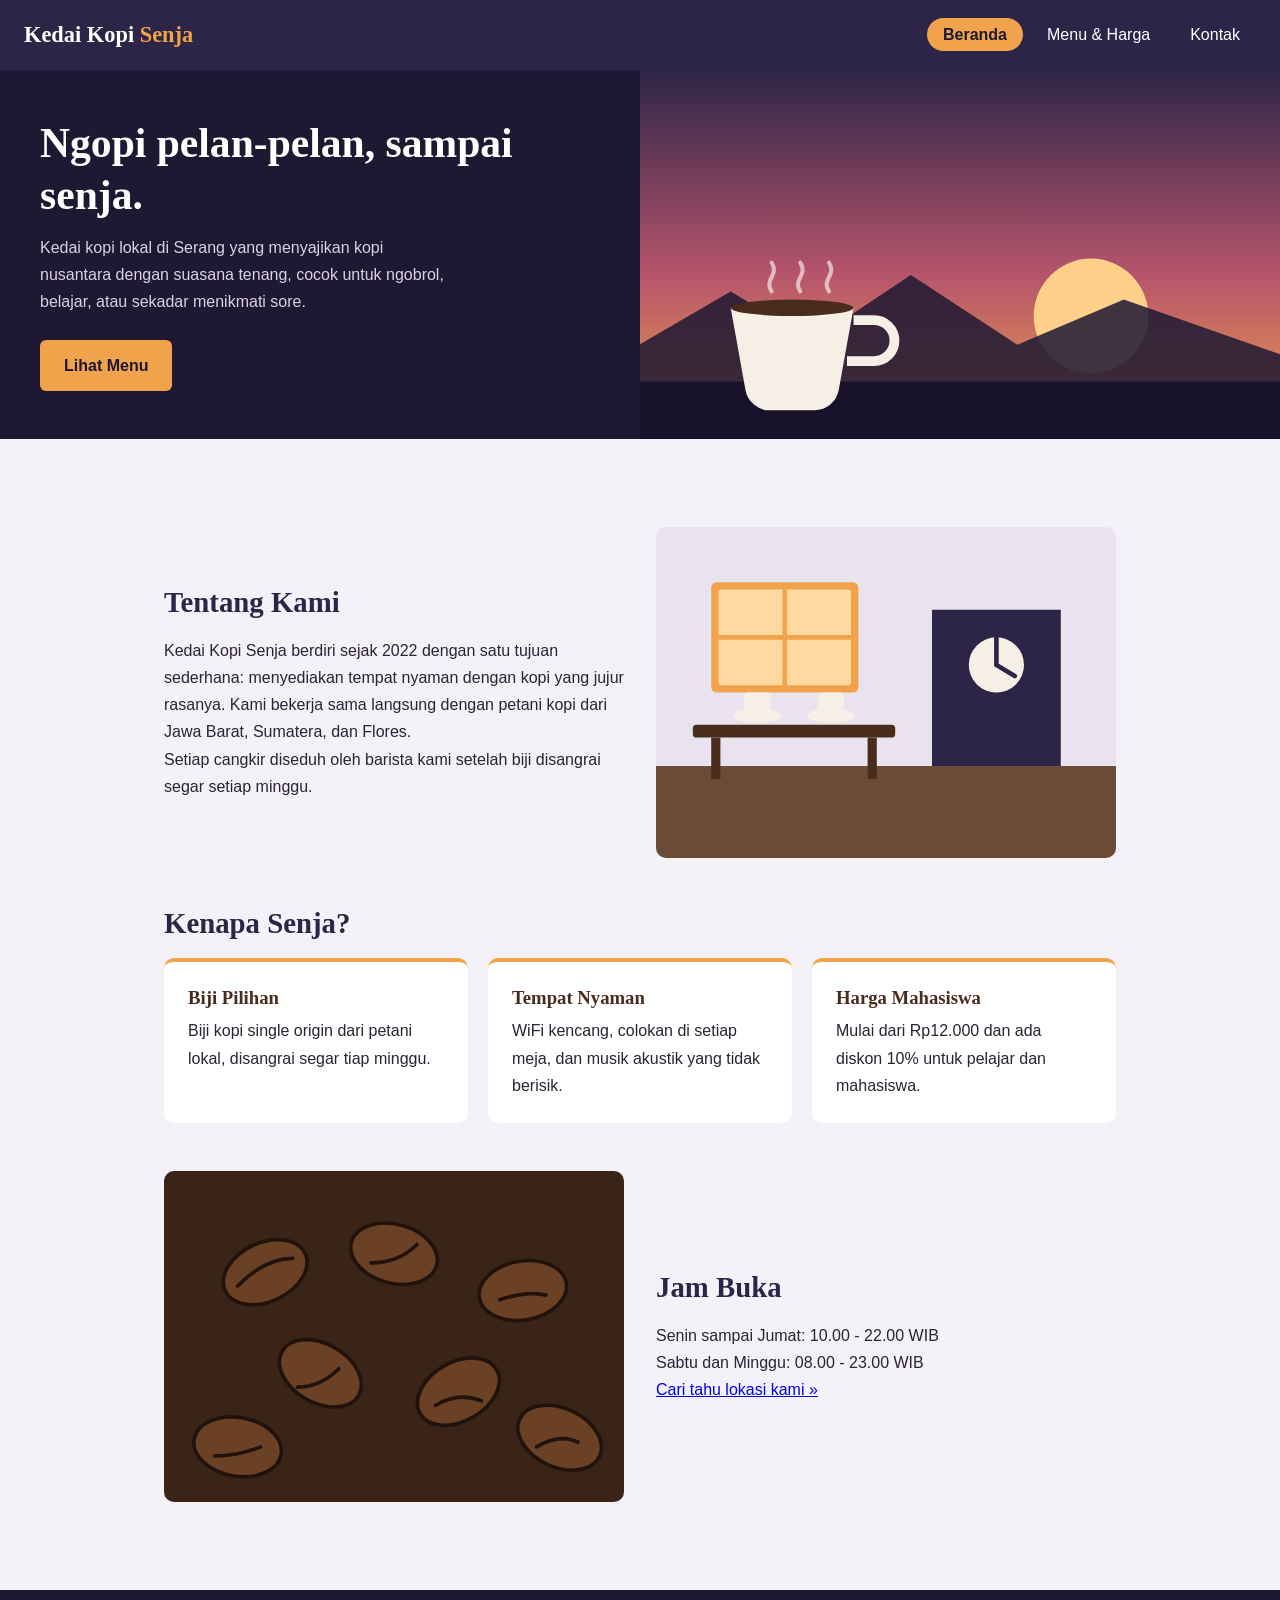
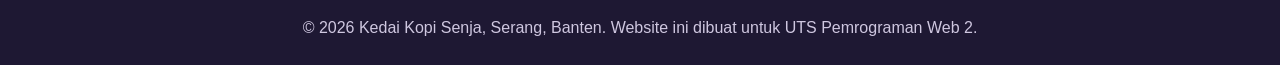
<file: index.html>
<!DOCTYPE html>
<html lang="id">
<head>
  <meta charset="UTF-8">
  <meta name="viewport" content="width=device-width, initial-scale=1.0">
  <title>Beranda | Kedai Kopi Senja</title>
  <link rel="stylesheet" href="style.css">
</head>
<body>

  <header>
    <div class="logo">Kedai Kopi <span>Senja</span></div>
    <nav>
      <ul>
        <li><a href="index.html" class="aktif">Beranda</a></li>
        <li><a href="menu.html">Menu &amp; Harga</a></li>
        <li><a href="kontak.html">Kontak</a></li>
      </ul>
    </nav>
  </header>

  <section class="hero">
    <div class="hero-teks">
      <h1>Ngopi pelan-pelan, sampai senja.</h1>
      <p>Kedai kopi lokal di Serang yang menyajikan kopi nusantara dengan suasana tenang, cocok untuk ngobrol, belajar, atau sekadar menikmati sore.</p>
      <a class="tombol" href="menu.html">Lihat Menu</a>
    </div>
    <img src="images/hero.svg" alt="Secangkir kopi dengan latar langit senja">
  </section>

  <main>
    <section class="dua-kolom">
      <article>
        <h2>Tentang Kami</h2>
        <p>Kedai Kopi Senja berdiri sejak 2022 dengan satu tujuan sederhana: menyediakan tempat nyaman dengan kopi yang jujur rasanya. Kami bekerja sama langsung dengan petani kopi dari Jawa Barat, Sumatera, dan Flores.</p>
        <p>Setiap cangkir diseduh oleh barista kami setelah biji disangrai segar setiap minggu.</p>
      </article>
      <img src="images/tentang.svg" alt="Suasana interior Kedai Kopi Senja">
    </section>

    <section>
      <h2>Kenapa Senja?</h2>
      <div class="kartu-wrap">
        <div class="kartu">
          <h3>Biji Pilihan</h3>
          <p>Biji kopi single origin dari petani lokal, disangrai segar tiap minggu.</p>
        </div>
        <div class="kartu">
          <h3>Tempat Nyaman</h3>
          <p>WiFi kencang, colokan di setiap meja, dan musik akustik yang tidak berisik.</p>
        </div>
        <div class="kartu">
          <h3>Harga Mahasiswa</h3>
          <p>Mulai dari Rp12.000 dan ada diskon 10% untuk pelajar dan mahasiswa.</p>
        </div>
      </div>
    </section>

    <section class="dua-kolom">
      <img src="images/biji-kopi.svg" alt="Tumpukan biji kopi sangrai">
      <article>
        <h2>Jam Buka</h2>
        <p>Senin sampai Jumat: 10.00 - 22.00 WIB<br>
           Sabtu dan Minggu: 08.00 - 23.00 WIB</p>
        <p><a href="kontak.html">Cari tahu lokasi kami &raquo;</a></p>
      </article>
    </section>
  </main>

  <footer>
    <p>&copy; 2026 Kedai Kopi Senja, Serang, Banten. Website ini dibuat untuk UTS Pemrograman Web 2.</p>
  </footer>

</body>
</html>
</file>
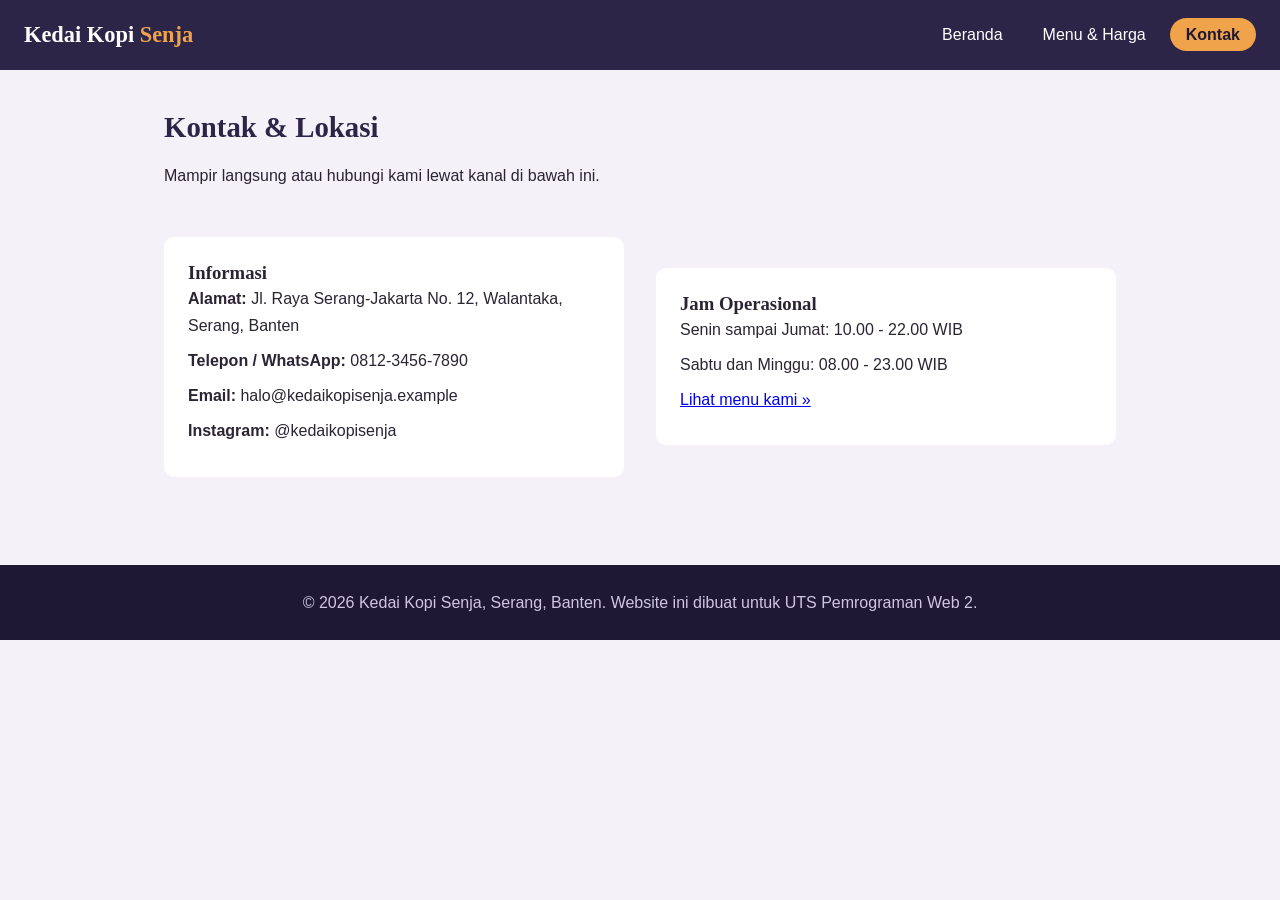
<file: kontak.html>
<!DOCTYPE html>
<html lang="id">
<head>
  <meta charset="UTF-8">
  <meta name="viewport" content="width=device-width, initial-scale=1.0">
  <title>Kontak | Kedai Kopi Senja</title>
  <link rel="stylesheet" href="style.css">
</head>
<body>

  <header>
    <div class="logo">Kedai Kopi <span>Senja</span></div>
    <nav>
      <ul>
        <li><a href="index.html">Beranda</a></li>
        <li><a href="menu.html">Menu &amp; Harga</a></li>
        <li><a href="kontak.html" class="aktif">Kontak</a></li>
      </ul>
    </nav>
  </header>

  <main>
    <section>
      <h2>Kontak &amp; Lokasi</h2>
      <p>Mampir langsung atau hubungi kami lewat kanal di bawah ini.</p>
    </section>

    <section class="dua-kolom">
      <div class="kotak-info">
        <h3>Informasi</h3>
        <p><strong>Alamat:</strong> Jl. Raya Serang-Jakarta No. 12, Walantaka, Serang, Banten</p>
        <p><strong>Telepon / WhatsApp:</strong> 0812-3456-7890</p>
        <p><strong>Email:</strong> halo@kedaikopisenja.example</p>
        <p><strong>Instagram:</strong> @kedaikopisenja</p>
      </div>
      <div class="kotak-info">
        <h3>Jam Operasional</h3>
        <p>Senin sampai Jumat: 10.00 - 22.00 WIB</p>
        <p>Sabtu dan Minggu: 08.00 - 23.00 WIB</p>
        <p><a href="menu.html">Lihat menu kami &raquo;</a></p>
      </div>
    </section>
  </main>

  <footer>
    <p>&copy; 2026 Kedai Kopi Senja, Serang, Banten. Website ini dibuat untuk UTS Pemrograman Web 2.</p>
  </footer>

</body>
</html>
</file>
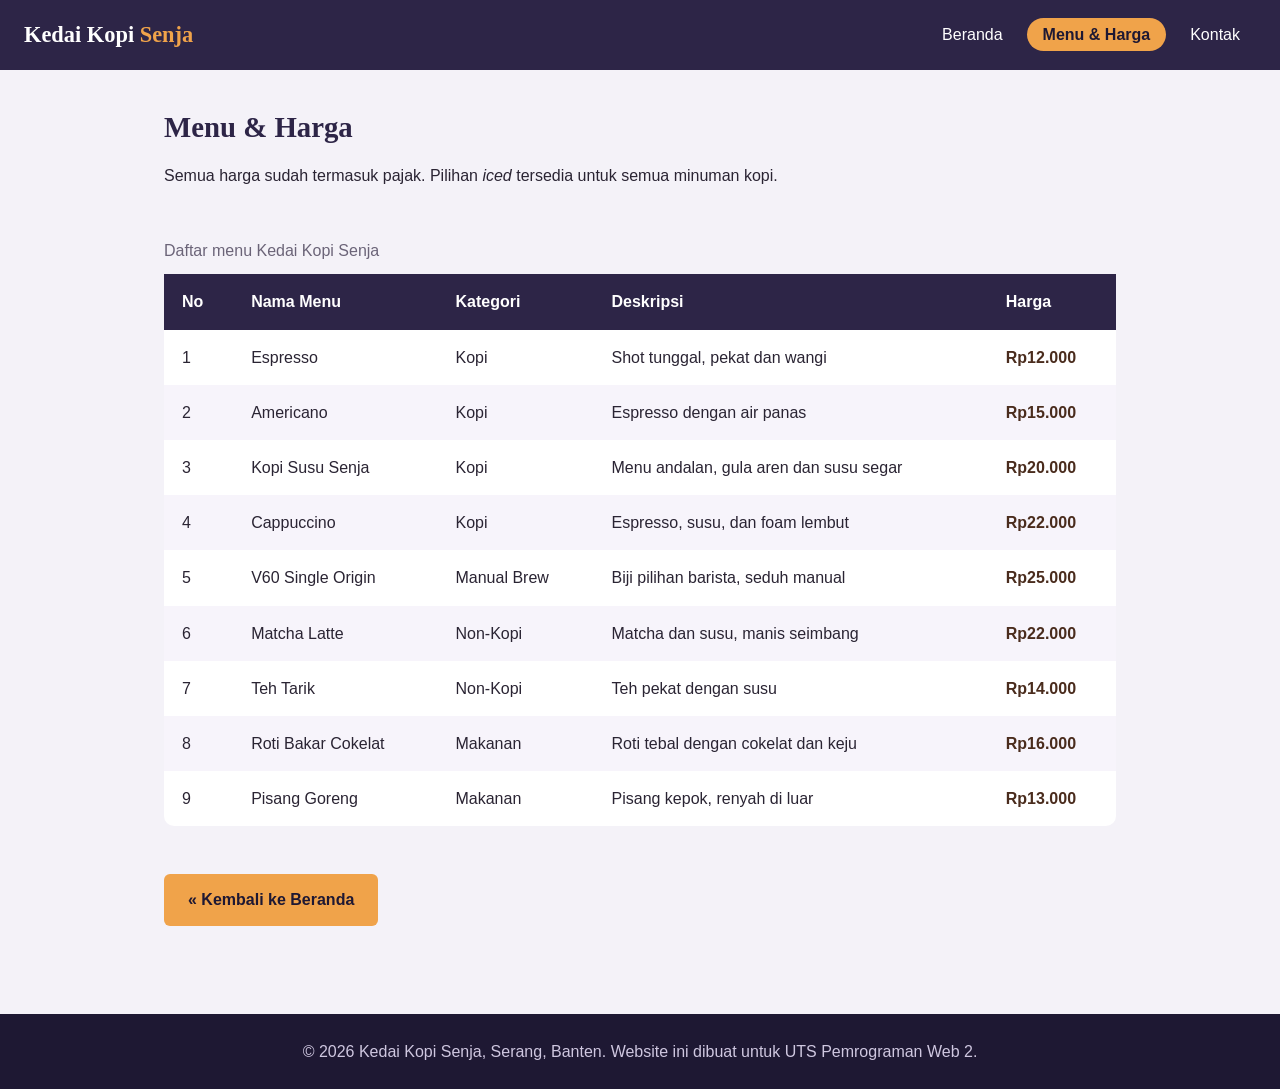
<file: menu.html>
<!DOCTYPE html>
<html lang="id">
<head>
  <meta charset="UTF-8">
  <meta name="viewport" content="width=device-width, initial-scale=1.0">
  <title>Menu & Harga | Kedai Kopi Senja</title>
  <link rel="stylesheet" href="style.css">
</head>
<body>

  <header>
    <div class="logo">Kedai Kopi <span>Senja</span></div>
    <nav>
      <ul>
        <li><a href="index.html">Beranda</a></li>
        <li><a href="menu.html" class="aktif">Menu &amp; Harga</a></li>
        <li><a href="kontak.html">Kontak</a></li>
      </ul>
    </nav>
  </header>

  <main>
    <section>
      <h2>Menu &amp; Harga</h2>
      <p>Semua harga sudah termasuk pajak. Pilihan <em>iced</em> tersedia untuk semua minuman kopi.</p>
    </section>

    <section>
      <div class="tabel-wrap">
        <table>
          <caption>Daftar menu Kedai Kopi Senja</caption>
          <thead>
            <tr>
              <th>No</th>
              <th>Nama Menu</th>
              <th>Kategori</th>
              <th>Deskripsi</th>
              <th>Harga</th>
            </tr>
          </thead>
          <tbody>
            <tr><td>1</td><td>Espresso</td><td>Kopi</td><td>Shot tunggal, pekat dan wangi</td><td class="harga">Rp12.000</td></tr>
            <tr><td>2</td><td>Americano</td><td>Kopi</td><td>Espresso dengan air panas</td><td class="harga">Rp15.000</td></tr>
            <tr><td>3</td><td>Kopi Susu Senja</td><td>Kopi</td><td>Menu andalan, gula aren dan susu segar</td><td class="harga">Rp20.000</td></tr>
            <tr><td>4</td><td>Cappuccino</td><td>Kopi</td><td>Espresso, susu, dan foam lembut</td><td class="harga">Rp22.000</td></tr>
            <tr><td>5</td><td>V60 Single Origin</td><td>Manual Brew</td><td>Biji pilihan barista, seduh manual</td><td class="harga">Rp25.000</td></tr>
            <tr><td>6</td><td>Matcha Latte</td><td>Non-Kopi</td><td>Matcha dan susu, manis seimbang</td><td class="harga">Rp22.000</td></tr>
            <tr><td>7</td><td>Teh Tarik</td><td>Non-Kopi</td><td>Teh pekat dengan susu</td><td class="harga">Rp14.000</td></tr>
            <tr><td>8</td><td>Roti Bakar Cokelat</td><td>Makanan</td><td>Roti tebal dengan cokelat dan keju</td><td class="harga">Rp16.000</td></tr>
            <tr><td>9</td><td>Pisang Goreng</td><td>Makanan</td><td>Pisang kepok, renyah di luar</td><td class="harga">Rp13.000</td></tr>
          </tbody>
        </table>
      </div>
    </section>

    <section>
      <a class="tombol" href="index.html">&laquo; Kembali ke Beranda</a>
    </section>
  </main>

  <footer>
    <p>&copy; 2026 Kedai Kopi Senja, Serang, Banten. Website ini dibuat untuk UTS Pemrograman Web 2.</p>
  </footer>

</body>
</html>
</file>
<file: style.css>
/* ========== Kedai Kopi Senja - style.css ========== */

/* 1. Variabel warna biar gampang diganti */
:root {
  --malam: #2d2547;      /* ungu tua langit senja */
  --malam-gelap: #1e1833;
  --senja: #f0a34a;      /* oranye matahari terbenam */
  --kopi: #4a2c1d;       /* cokelat kopi */
  --latar: #f4f2f8;      /* latar halaman */
  --putih: #ffffff;
  --teks: #2a2433;
}

/* 2. Reset dasar */
* { box-sizing: border-box; margin: 0; padding: 0; }

body {
  font-family: "Segoe UI", Arial, sans-serif;
  background: var(--latar);
  color: var(--teks);
  line-height: 1.7;
}

h1, h2, h3 { font-family: Georgia, "Times New Roman", serif; line-height: 1.25; }
img { max-width: 100%; display: block; }

/* 3. Header + Navigasi */
header {
  background: var(--malam);
  color: var(--putih);
  padding: 16px 24px;
  display: flex;
  justify-content: space-between;
  align-items: center;
  flex-wrap: wrap;
  gap: 12px;
}
.logo { font-family: Georgia, serif; font-size: 1.4rem; font-weight: bold; }
.logo span { color: var(--senja); }

nav ul { list-style: none; display: flex; gap: 8px; }
nav a {
  color: var(--putih);
  text-decoration: none;
  padding: 8px 16px;
  border-radius: 20px;
}
nav a:hover { background: rgba(255, 255, 255, .15); }
nav a.aktif { background: var(--senja); color: var(--malam-gelap); font-weight: bold; }

/* 4. Hero */
.hero {
  background: var(--malam-gelap);
  color: var(--putih);
  display: grid;
  grid-template-columns: 1fr 1fr;
  align-items: center;
}
.hero-teks { padding: 48px 40px; }
.hero-teks h1 { font-size: 2.6rem; margin-bottom: 12px; }
.hero-teks p { color: #d9d2e8; max-width: 46ch; margin-bottom: 24px; }
.hero img { width: 100%; height: 100%; object-fit: cover; }

.tombol {
  display: inline-block;
  background: var(--senja);
  color: var(--malam-gelap);
  padding: 12px 24px;
  border-radius: 6px;
  text-decoration: none;
  font-weight: bold;
}
.tombol:hover { background: #ffb866; }

/* 5. Konten utama */
main { max-width: 1000px; margin: 0 auto; padding: 40px 24px; }
section { margin-bottom: 48px; }
section h2 { font-size: 1.8rem; color: var(--malam); margin-bottom: 16px; }

.dua-kolom {
  display: grid;
  grid-template-columns: 1fr 1fr;
  gap: 32px;
  align-items: center;
}
.dua-kolom img { border-radius: 10px; }

/* Kartu keunggulan */
.kartu-wrap { display: grid; grid-template-columns: repeat(3, 1fr); gap: 20px; }
.kartu {
  background: var(--putih);
  padding: 24px;
  border-radius: 10px;
  border-top: 4px solid var(--senja);
}
.kartu h3 { margin-bottom: 8px; color: var(--kopi); }

/* 6. Tabel */
.tabel-wrap { overflow-x: auto; }
table {
  width: 100%;
  border-collapse: collapse;
  background: var(--putih);
  border-radius: 10px;
  overflow: hidden;
}
th, td { padding: 14px 18px; text-align: left; }
th { background: var(--malam); color: var(--putih); }
tr:nth-child(even) td { background: #f7f4fb; }
tr:hover td { background: #fff1dc; }
td.harga { font-weight: bold; color: var(--kopi); white-space: nowrap; }
caption { text-align: left; padding: 0 0 10px; color: #6b6478; }

/* 7. Form kontak */
.kotak-info { background: var(--putih); padding: 24px; border-radius: 10px; }
.kotak-info p { margin-bottom: 8px; }

/* 8. Footer */
footer {
  background: var(--malam-gelap);
  color: #cfc7e0;
  text-align: center;
  padding: 24px;
}

/* 9. Responsif untuk HP */
@media (max-width: 720px) {
  .hero, .dua-kolom, .kartu-wrap { grid-template-columns: 1fr; }
  .hero-teks h1 { font-size: 2rem; }
  header { flex-direction: column; }
}
</file>
